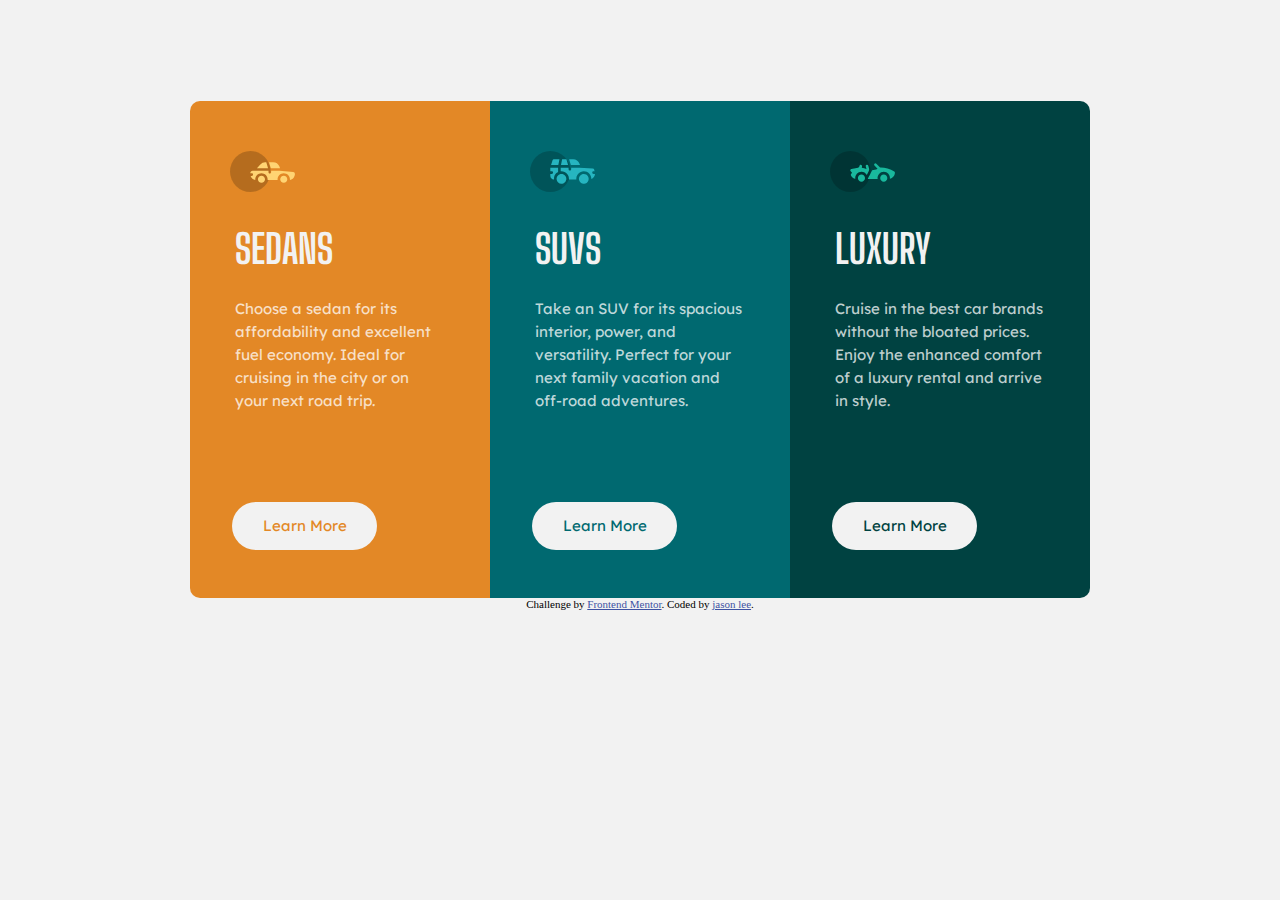
<file: 3-column-preview-card-component-main/index.html>
<!DOCTYPE html>
<html lang="en">
<head>
  <meta charset="UTF-8">
  <meta name="viewport" content="width=device-width, initial-scale=1.0"> <!-- displays site properly based on user's device -->

  <link rel="icon" type="image/png" sizes="32x32" href="./images/favicon-32x32.png">
  
  <title>Frontend Mentor | 3-column preview card component</title>

  <!-- Feel free to remove these styles or customise in your own stylesheet 👍 -->
  <link rel="preconnect" href="https://fonts.googleapis.com">
  <link rel="preconnect" href="https://fonts.gstatic.com" crossorigin>
  <link href="https://fonts.googleapis.com/css2?family=Big+Shoulders+Display:wght@700&family=Lexend+Deca&display=swap" rel="stylesheet">
  <link rel="stylesheet" href="css/index.css"/>
</head>
<body>
  <main>
    <div class="panels">
      <section class="panel sedan">
        <img src="images/icon-sedans.svg" alt="sedan icon"/>
        <h1>SEDANS</h1>
        <p>Choose a sedan for its affordability and excellent fuel economy. Ideal for cruising in the city or on your next road trip.</p>
        <button type="button" class="learnMore">Learn More</button>
      </section>
      <section class="panel suv">
        <img src="images/icon-suvs.svg" alt="suv icon"/>
        <h1>SUVS</h1>
        <p>Take an SUV for its spacious interior, power, and versatility. Perfect for your next family vacation and off-road adventures.</p>
        <button type="button" class="learnMore">Learn More</button>
      </section>
      <section class="panel luxury">
        <img src="images/icon-luxury.svg" alt="luxury icon"/>
        <h1>LUXURY</h1>
        <p>Cruise in the best car brands without the bloated prices. Enjoy the enhanced comfort of a luxury rental and arrive in style.</p>
        <button type="button" class="learnMore">Learn More</button>
      </section>
    </div>
    <div class="attribution">
      Challenge by <a href="https://www.frontendmentor.io?ref=challenge" target="_blank">Frontend Mentor</a>. 
      Coded by <a href="#">jason lee</a>.
    </div>
  </main>
  
</body>
</html>
</file>
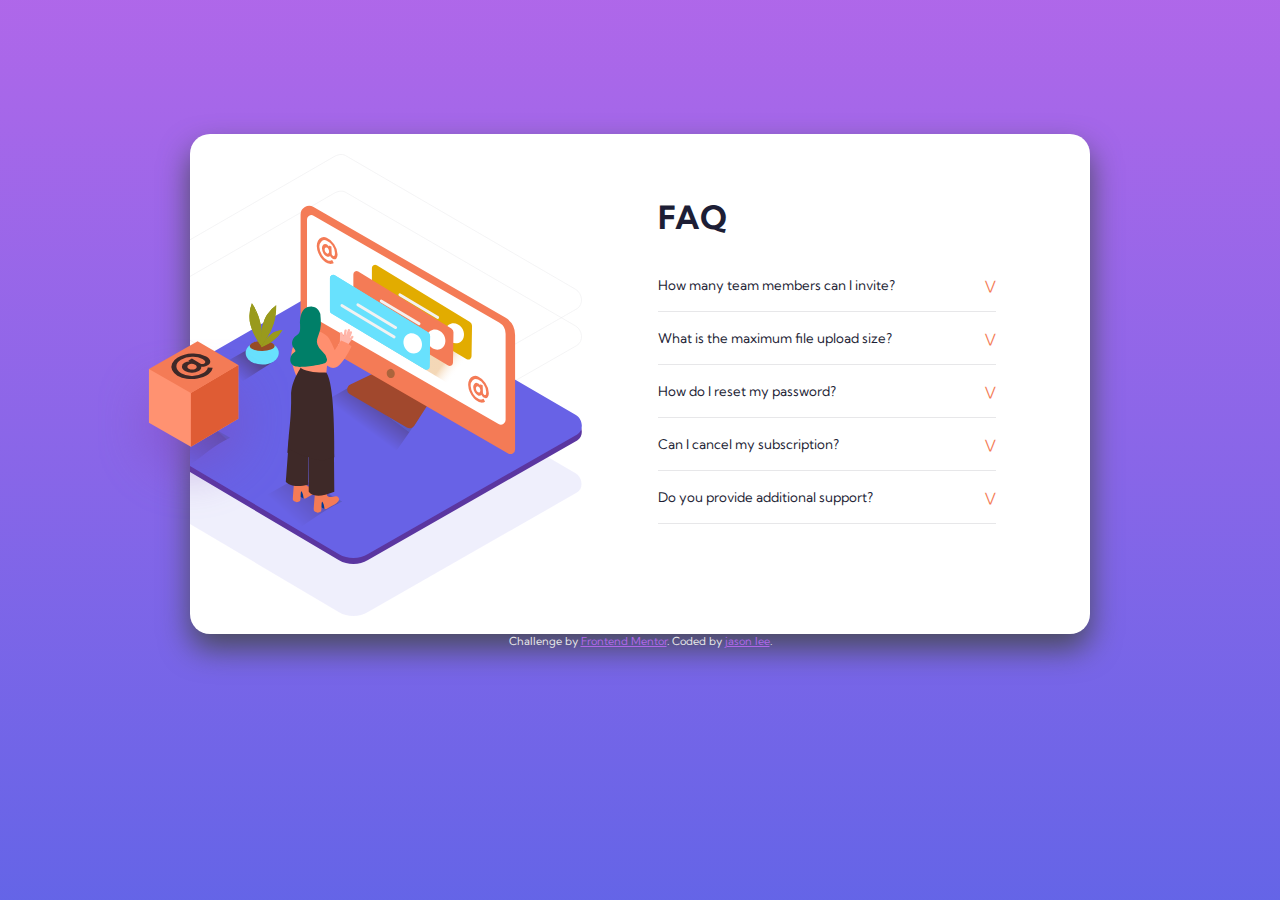
<file: faq-accordion-card-main/index.html>
<!DOCTYPE html>
<html lang="en">
<head>
  <meta charset="UTF-8">
  <meta name="viewport" content="width=device-width, initial-scale=1.0"> <!-- displays site properly based on user's device -->

  <link rel="icon" type="image/png" sizes="32x32" href="./images/favicon-32x32.png">
  
  <title>Frontend Mentor | FAQ Accordion Card</title>

  <!-- Feel free to remove these styles or customise in your own stylesheet 👍 -->
  <link rel="preconnect" href="https://fonts.googleapis.com"> 
  <link rel="preconnect" href="https://fonts.gstatic.com" crossorigin> 
  <link href="https://fonts.googleapis.com/css2?family=Kumbh+Sans:wght@400;700&display=swap" rel="stylesheet">
  <link rel="stylesheet" href="index.css"/>
</head>
<body>
  <div class="faqBox">
    <img class="boxImg" src="images/illustration-box-desktop.svg" alt="illustrated 3d box"/>
    <img class="boxImgMobile" src="images/illustration-woman-online-mobile.svg" alt="girl stading in front of screen"/>
    <div class="questionList">
      <h1>FAQ</h1>
      <button class="accordion">How many team members can I invite?</button>
      <div class="panel">
        <p>You can invite up to 2 additional users on the Free plan. There is no limit on team members for the Premium plan.</p>
      </div>

      <button class="accordion">What is the maximum file upload size?</button>
      <div class="panel">
        <p>No more than 2GB. All files in your account must fit your allotted storage space.</p>
      </div>

      <button class="accordion">How do I reset my password?</button>
      <div class="panel">
        <p>Click “Forgot password” from the login page or “Change password” from your profile page. A reset link will be emailed to you.</p>
      </div>

      <button class="accordion">Can I cancel my subscription?</button>
      <div class="panel">
        <p>Yes! Send us a message and we'll process your request no questions asked.</p>
      </div>

      <button class="accordion">Do you provide additional support?</button>
      <div class="panel">
        <p>Chat and email support is available 24/7. Phone lines are open during normal business hours.</p>
      </div>
    </div>
  </div>

  <div class="attribution">
    Challenge by <a href="https://www.frontendmentor.io?ref=challenge" target="_blank">Frontend Mentor</a>. 
    Coded by <a href="#">jason lee</a>.
  </div>

  <script src="index.js"></script>
</body>
</html>
</file>
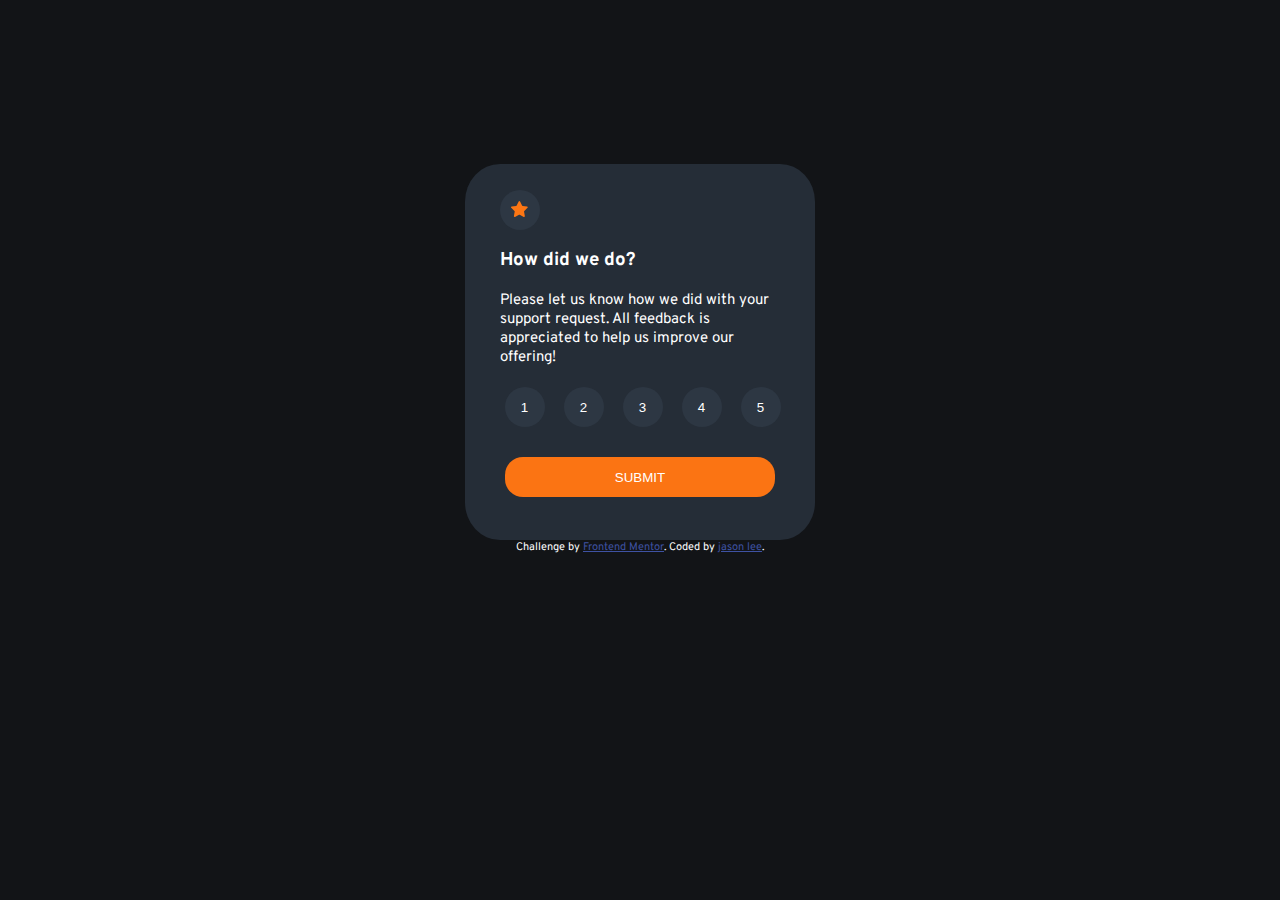
<file: interactive-rating-component-main/index.html>
<!DOCTYPE html>
<html lang="en">
<head>
  <meta charset="UTF-8">
  <meta name="viewport" content="width=device-width, initial-scale=1.0"> <!-- displays site properly based on user's device -->
  
  <link rel="icon" type="image/png" sizes="32x32" href="./images/favicon-32x32.png">

  <link rel="preconnect" href="https://fonts.googleapis.com"> 
  <link rel="preconnect" href="https://fonts.gstatic.com" crossorigin> 
  <link href="https://fonts.googleapis.com/css2?family=Overpass&display=swap" rel="stylesheet">
  <link rel="stylesheet" href="css/index.css">
  
  <title>Frontend Mentor | Interactive rating component</title>

</head>
<body>

  <!-- Rating state start -->

  <div class="rating-box" id="rating-box">
    <div class="star" id="star">
      <img src="images/icon-star.svg" alt="orange star" />
    </div>
    <h3 onclick="test()" id="header">How did we do?</h3>

    <p id="prompt">Please let us know how we did with your support request. All feedback is appreciated 
    to help us improve our offering!</p>

    <div class="rating-btns" id="rating-btns">
      <button type="button" id="one" onclick="changeRatingColor('hsl(25, 97%, 53%)', 'one')" onmouseup="revertColor('one')">1</button>
      <button type="button" id="two" onclick="changeRatingColor('hsl(25, 97%, 53%)', 'two')" onmouseup="revertColor('two')">2</button>
      <button type="button" id="three" onclick="changeRatingColor('hsl(25, 97%, 53%)', 'three')" onmouseup="revertColor('three')">3</button>
      <button type="button" id="four" onclick="changeRatingColor('hsl(25, 97%, 53%)', 'four')" onmouseup="revertColor('four')">4</button>
      <button type="button" id="five" onclick="changeRatingColor('hsl(25, 97%, 53%)', 'five')" onmouseup="revertColor('five')">5</button>
    </div>
  
    <div class="submit-btn" id="submit-btn">
      <button type="button" onclick="submitRating()" onmouseup="revertSubmit()" onmousedown="changeSubmit()" onmouseout="revertSubmit()">SUBMIT</button>
    </div>
  </div>

  <!-- Rating state end -->

  <div class="attribution">
      Challenge by <a href="https://www.frontendmentor.io?ref=challenge" target="_blank">Frontend Mentor</a>. 
      Coded by <a href="#">jason lee</a>.
  </div>

  <script src="js/index.js"></script>
</body>
</html>
</file>
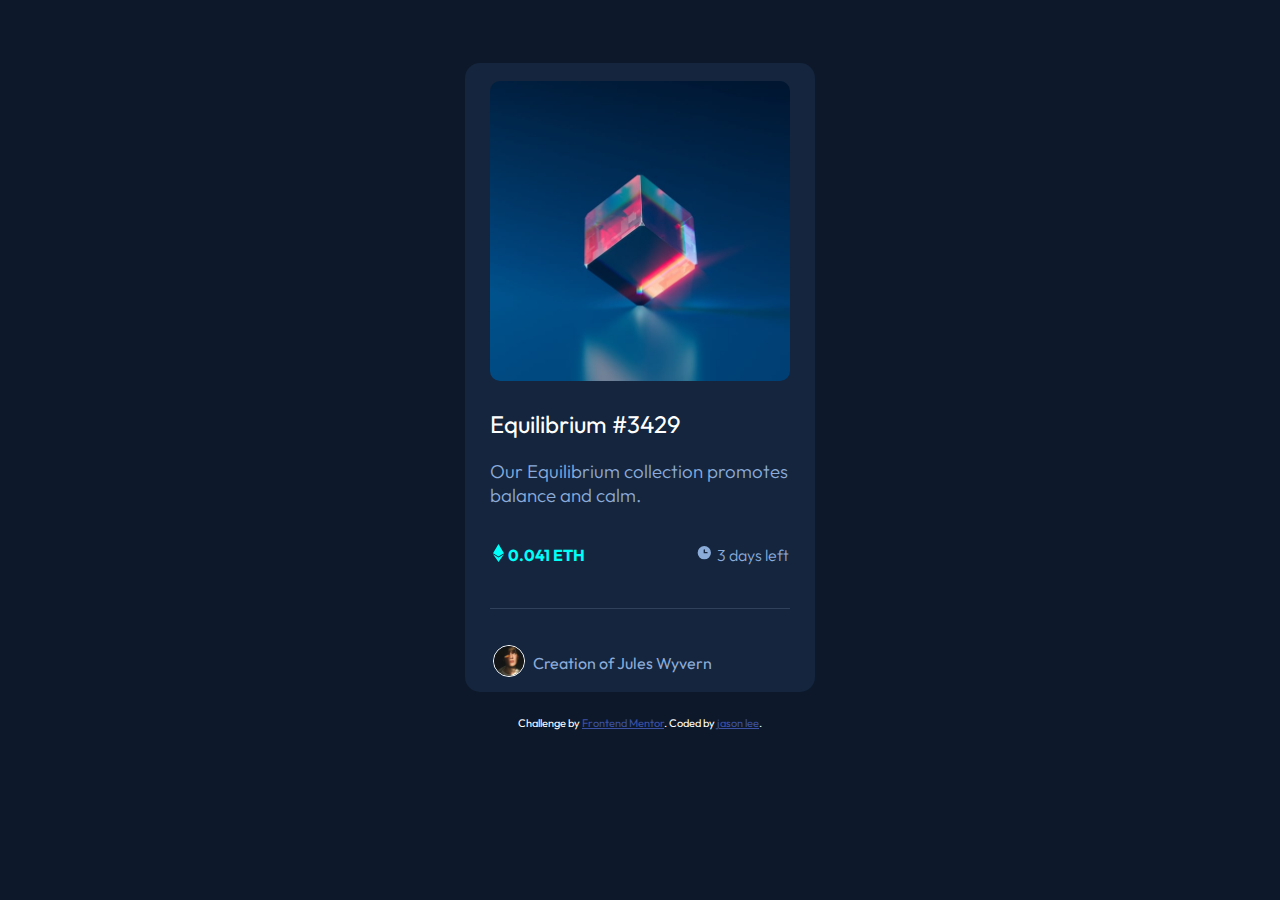
<file: nft-preview-card-component-main/index.html>
<!DOCTYPE html>
<html lang="en">
<head>
  <meta charset="UTF-8">
  <meta name="viewport" content="width=device-width, initial-scale=1.0"> <!-- displays site properly based on user's device -->

  <link rel="icon" type="image/png" sizes="32x32" href="./images/favicon-32x32.png">
  
  <title>Frontend Mentor | NFT preview card component</title>

  <!-- Feel free to remove these styles or customise in your own stylesheet 👍 -->
  <link rel="preconnect" href="https://fonts.googleapis.com"> 
  <link rel="preconnect" href="https://fonts.gstatic.com" crossorigin> 
  <link href="https://fonts.googleapis.com/css2?family=Outfit:wght@300;400;700&display=swap" rel="stylesheet">
  <style>
    .attribution { font-size: 11px; text-align: center; }
    .attribution a { color: hsl(228, 45%, 44%); }

    body {
      font-family: 'Outfit', sans-serif;
      background: hsl(217, 54%, 11%);
      color: white;
    }

    .nftBox {
      background: hsl(216, 50%, 16%);
      width: 350px;
      /* height: 600px; */
      margin: auto;
      border-radius: 15px;
      margin-top: 5%;
    }

    .nftImage {
      width: 350px;
      padding-top: 5%;
      display: inline-block;
      position: relative;
    }

    /* .nftImage #viewImg {
      display: none;
      position: absolute;
      top: 0;
      left: 0;
      z-index: 99;
      width: 50px;
      margin: auto;
      margin-top: 25px;
    } */
    .nftImage #viewImg {
      display: none;
      margin: auto;
      position: absolute;
      left: 7%;
      top: 5.5%;
      z-index: 99;
      background: hsl(178, 100%, 50%);
      padding: 127px 127px;
      border-radius: 12px;
      opacity: 45%;
    }

    .nftImage:hover #viewImg {
      display: block;
    }

    .nftImage #nftImg {
      width: 300px;
      display: block;
      margin: auto;
      /* margin-top: 25px; */
      border-radius: 10px;
    }

    

    .creatorInfo img {
      display: inline;
      width: 30px;
      border: 1px solid white;
      border-radius: 50%;
    }

    .nftDetails {
      margin: 7%;
    }

    .ndftDetails img {
      display: inline;
    }

    .nftDetails p {
      color: hsl(215, 51%, 70%);
      font-weight: 300;
    }

    .nftDetails h2 {
      font-weight: 400;
    }

    .nftDetails h2:hover {
      font-weight: 400;
      color: hsl(178, 100%, 50%);
    }

    #etherPrice {
      color: hsl(178, 100%, 50%);
      font-weight: 700;
      width: 100px;
    }

    #daysLeft {
      width: 100px;
    }

    .creatorInfo {
      width: 350px;
      margin: 7%;
      margin-bottom: 7%;
    }

    #clockImg {
      padding-left: 85px;
    }

    #creator {
      padding-left: 5px;
      color: hsl(215, 51%, 70%);
    }

    .line {
      background: hsl(215, 32%, 27%);
      width: 300px;
      height: 1px;
      margin: auto;
    }

    .nftDetails h3 {
      font-weight: 300;
      color: hsl(215, 51%, 70%);
    }

    #creatorName:hover {
      color: white;
    }

    

  </style>
</head>
<body>
  <div class="nftBox">
    <div class="nftImage">
      <div class="viewImageDiv">
      <img src="images/icon-view.svg" id="viewImg"/>
      </div>
      <img src="images/image-equilibrium.jpg" id="nftImg"/>  
    </div>
    <div class="nftDetails">
      <h2>Equilibrium #3429</h2>
      <h3>Our Equilibrium collection promotes balance and calm.</h3>
      <table>
        <tr>
         <td><img src='images/icon-ethereum.svg' alt="ethereum icon"/></td>
         <td><p id="etherPrice">0.041 ETH</p></td>
         <td id="clockImg"><img src='images/icon-clock.svg' alt="clock icon"/></td>
         <td><p id="daysLeft">3 days left</p></td>
        </tr>
      </table>
    </div>
    <div class="line"></div>
    <div class="creatorInfo">
      <table>
        <tr>
         <td><img src='images/image-avatar.png' alt="user profile picture icon"/></td>
         <td id="creator"><p>Creation of <span id="creatorName">Jules Wyvern</span></p></td>
        </tr>
      </table>
    </div>
  </div>

  <div class="attribution">
    Challenge by <a href="https://www.frontendmentor.io?ref=challenge" target="_blank">Frontend Mentor</a>. 
    Coded by <a href="#">jason lee</a>.
</body>
</html>
</file>
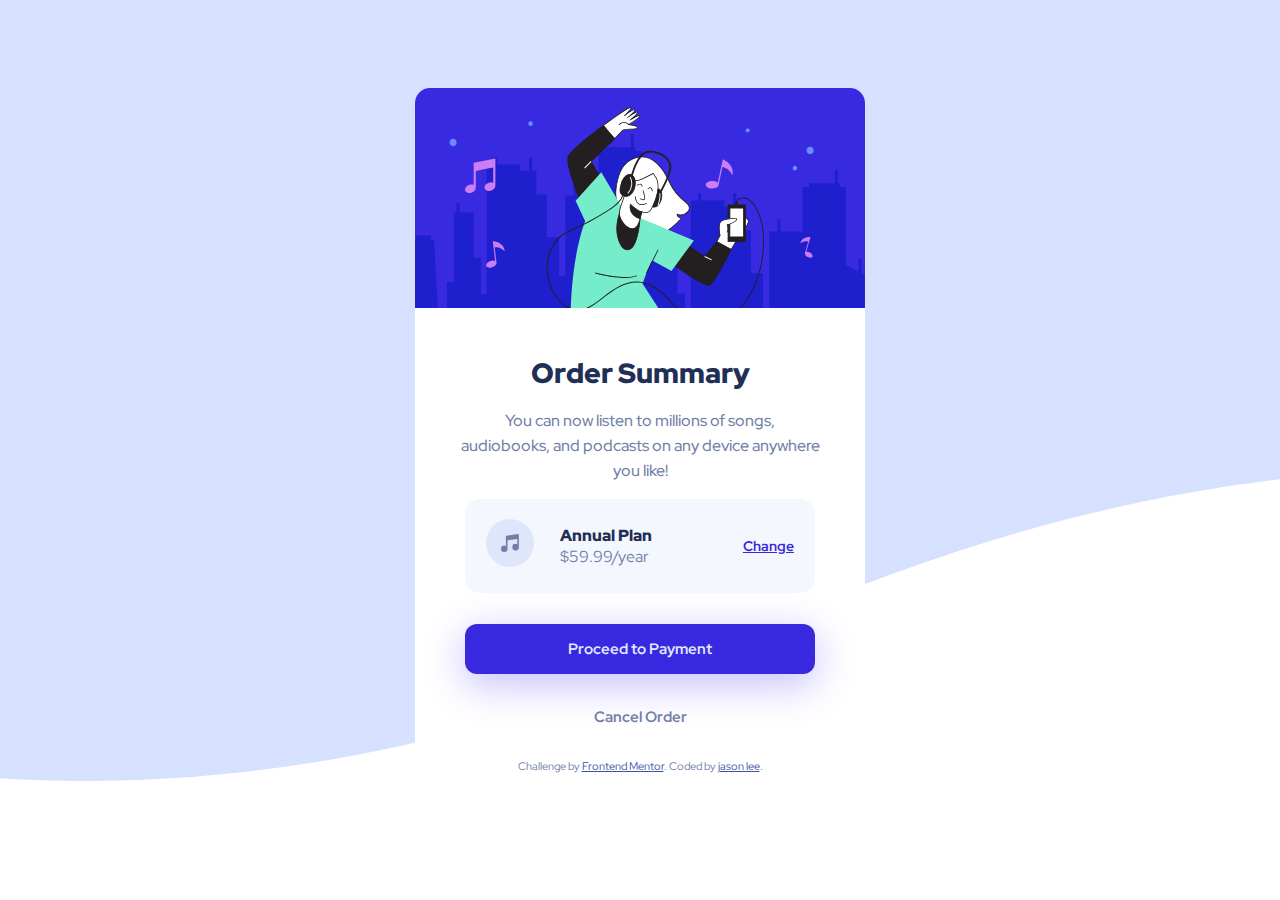
<file: order-summary-component-main/index.html>
<!DOCTYPE html>
<html lang="en">
<head>
  <meta charset="UTF-8">
  <meta name="viewport" content="width=device-width, initial-scale=1.0"> <!-- displays site properly based on user's device -->

  <link rel="icon" type="image/png" sizes="32x32" href="./images/favicon-32x32.png">
  
  <title>Frontend Mentor | Order summary card</title>

  <!-- Feel free to remove these styles or customise in your own stylesheet 👍 -->
  <link rel="preconnect" href="https://fonts.googleapis.com">
  <link rel="preconnect" href="https://fonts.gstatic.com" crossorigin>
  <link href="https://fonts.googleapis.com/css2?family=Red+Hat+Display:wght@500;700;900&display=swap" rel="stylesheet">
  <link rel="stylesheet" href="css/index.css"/>
</head>
<body>

  <div class="orderSummaryMain">
    <div class="orderSummaryHeader">
      <img src="images/illustration-hero.svg" alt="girl dancing to music"/>
    </div>
    <div class="orderSummaryTitle">
      Order Summary
    </div>
    <div class="orderSummaryBlurb">
      <p>You can now listen to millions of songs, audiobooks, and podcasts on any device anywhere you like!</p>
    </div>
    <div class="orderPlan">
      <table>
        <tr>
          <td id="orderPlanIcon"><img src="images/icon-music.svg" alt="music note icon"/></td>
          <td>
            <span id="orderPlanName">Annual Plan</span>
            <br/>
            $59.99/year
          </td>
          <td id="orderChange">Change</td>
        </tr>
      </table>
    </div>
    <div class="submitButton">
      <button type="button">Proceed to Payment</button>
    </div>
    <div class="cancelButton">
      <button type="button">Cancel Order</button>
    </div>
  </div>
  <div class="attribution">
    Challenge by <a href="https://www.frontendmentor.io?ref=challenge" target="_blank">Frontend Mentor</a>. 
    Coded by <a href="#">jason lee</a>.
  </div>
</body>
</html>
</file>
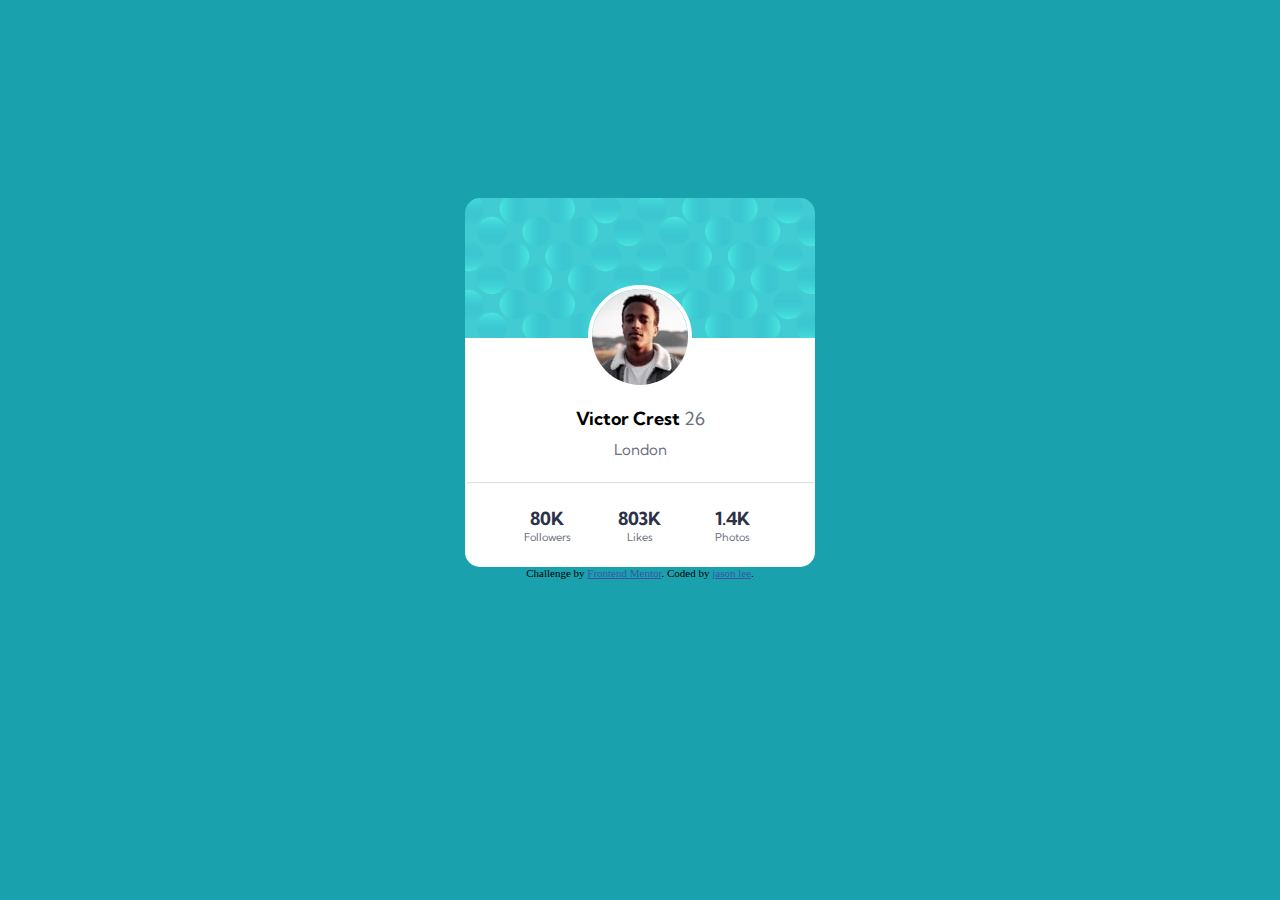
<file: profile-card-component-main/index.html>
<!DOCTYPE html>
<html lang="en">
<head>
  <meta charset="UTF-8">
  <meta name="viewport" content="width=device-width, initial-scale=1.0"> <!-- displays site properly based on user's device -->

  <link rel="icon" type="image/png" sizes="32x32" href="./images/favicon-32x32.png">
  
  <title>Frontend Mentor | Profile card component</title>

  <!-- Feel free to remove these styles or customise in your own stylesheet 👍 -->
  <link rel="preconnect" href="https://fonts.googleapis.com"> 
  <link rel="preconnect" href="https://fonts.gstatic.com" crossorigin> 
  <link href="https://fonts.googleapis.com/css2?family=Kumbh+Sans:wght@400;700&display=swap" rel="stylesheet">
  <link rel="stylesheet" href="index.css"/>
</head>
<body>
  <main class="profileCard">
    <img src="images/image-victor.jpg" src="profile picture of victor" class="profilePic"/>
    <h3 class="userName">Victor Crest <span class="highlighted">26</span></h3>
    <p class="highlighted location">London</p>
    <hr>
    <table class="userStats">
      <tr>
        <td>
          <span class="headers">80K</span><br/>Followers
        </td>
        <td>
          <span class="headers">803K</span><br/>Likes
        </td>
        <td>
          <span class="headers">1.4K</span><br/>Photos
        </td>
      </tr>
    </table>
  </main>
  <div class="attribution">
    Challenge by <a href="https://www.frontendmentor.io?ref=challenge" target="_blank">Frontend Mentor</a>. 
    Coded by <a href="#">jason lee</a>.
  </div>
</body>
</html>
</file>
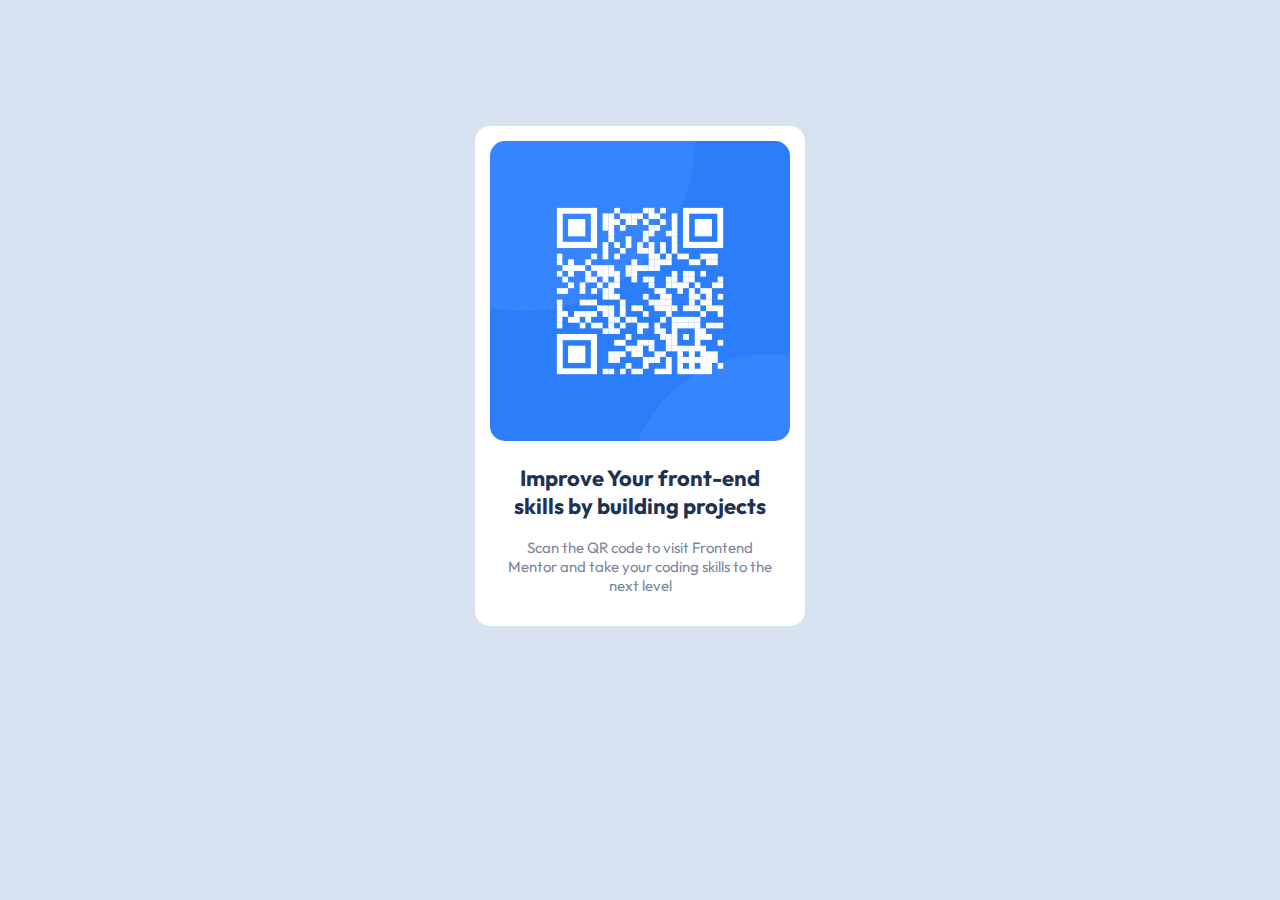
<file: qr-code-component-main/index.html>
<!DOCTYPE html>
<html lang="en">
<head>
  <meta charset="UTF-8">
  <meta name="viewport" content="width=device-width, initial-scale=1.0"> <!-- displays site properly based on user's device -->

  <link rel="icon" type="images/png" sizes="32x32" href="./images/favicon-32x32.png">
  
  <title>Frontend Mentor | QR code component</title>

  <link rel="preconnect" href="https://fonts.googleapis.com">
  <link rel="preconnect" href="https://fonts.gstatic.com" crossorigin>
  <link href="https://fonts.googleapis.com/css2?family=Outfit:wght@400;700&display=swap" rel="stylesheet">

  <!-- Feel free to remove these styles or customise in your own stylesheet 👍 -->
  <style>
    body {
      background: hsl(212, 45%, 89%);
      font-family: 'Outfit', sans-serif;
    }

    body p {
      font-size: 15px;
      text-align: center;
      color: hsl(220, 15%, 55%);
      margin-left: 10%;
      margin-right: 10%;
    }

    body h2 {
      text-align: center;
      font-size: 22px;
      color: hsl(218, 44%, 22%);
      margin-left: 10%;
      margin-right: 10%;
    }

    .qrBox {
      background: white;
      border-radius: 15px;
      width: 330px;
      height: 500px;
      margin: auto;
      margin-top: 10%;
    }

    body img {
      width: 300px;
      border-radius: 15px;
      margin-left: 15px;
      margin-top: 15px;
    }
  </style>
</head>
<body>
  <div class="qrBox">
    <img src="images/image-qr-code.png" alt="qr code"/>
    <h2>Improve Your front-end skills by building projects</h2>
    <p>Scan the QR code to visit Frontend Mentor and take your coding skills to the next level</p>
  </div>
</body>
</html>
</file>
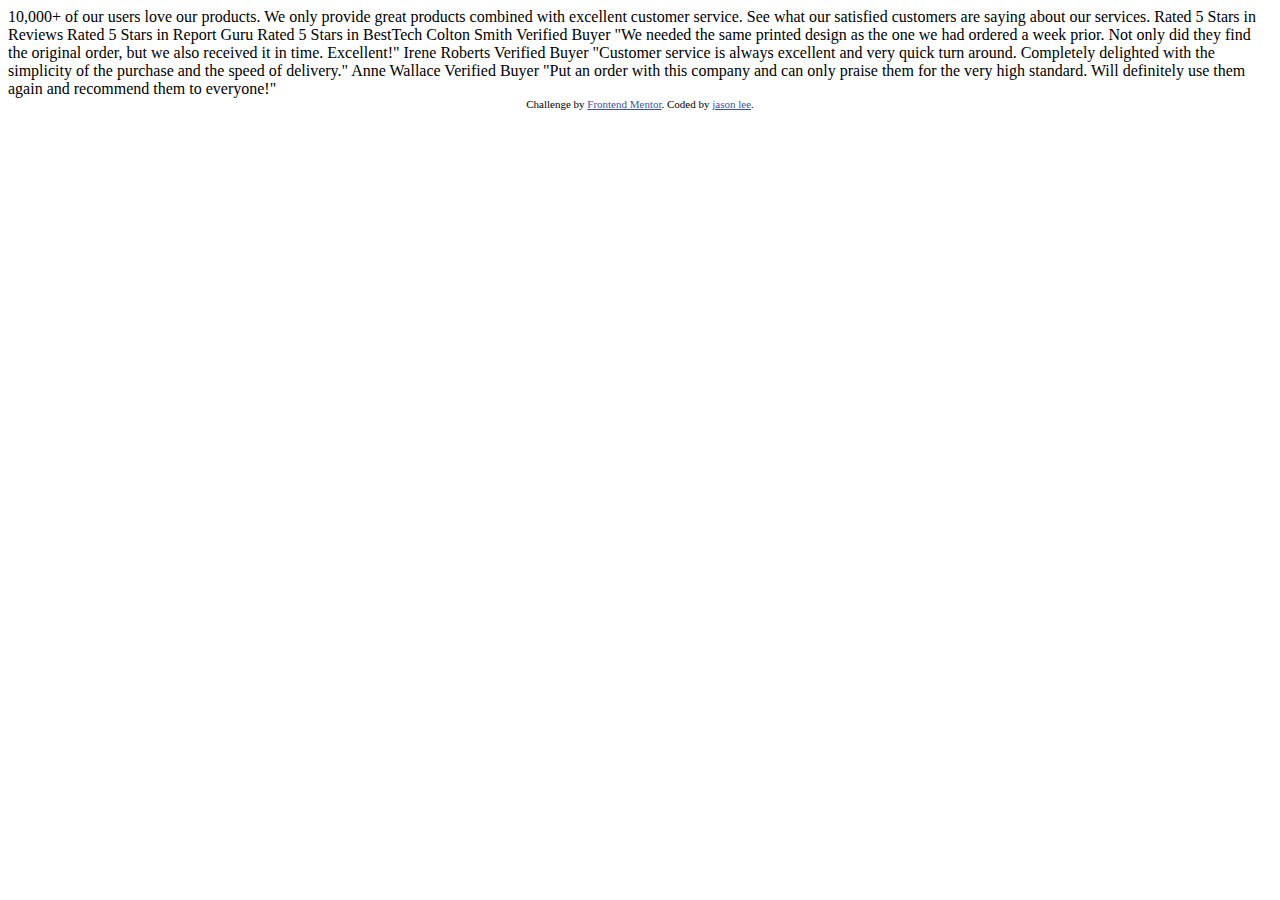
<file: social-proof-section-master/index.html>
<!DOCTYPE html>
<html lang="en">
  <head>
    <meta charset="UTF-8" />
    <meta name="viewport" content="width=device-width, initial-scale=1.0" />
    <!-- displays site properly based on user's device -->

    <link
      rel="icon"
      type="image/png"
      sizes="32x32"
      href="./images/favicon-32x32.png"
    />

    <title>Frontend Mentor | Social proof section</title>

    <!-- Feel free to remove these styles or customise in your own stylesheet 👍 -->
    <style>
      .attribution {
        font-size: 11px;
        text-align: center;
      }
      .attribution a {
        color: hsl(228, 45%, 44%);
      }
    </style>
  </head>
  <body>
    10,000+ of our users love our products.

    We only provide great products combined with excellent customer service.
    See what our satisfied customers are saying about our services.
    
    Rated 5 Stars in Reviews
    Rated 5 Stars in Report Guru
    Rated 5 Stars in BestTech
    
    Colton Smith 
    Verified Buyer
    "We needed the same printed design as the one we had ordered a week prior.
    Not only did they find the original order, but we also received it in time.
    Excellent!"
    
    Irene Roberts 
    Verified Buyer
    "Customer service is always excellent and very quick turn around. Completely
    delighted with the simplicity of the purchase and the speed of delivery."
    
    Anne Wallace 
    Verified Buyer
    "Put an order with this company and can only praise them for the very high
    standard. Will definitely use them again and recommend them to everyone!"

    <div class="attribution">
      Challenge by
      <a href="https://www.frontendmentor.io?ref=challenge" target="_blank"
        >Frontend Mentor</a>. Coded by <a href="#">jason lee</a>.
    </div>
  </body>
</html>
</file>
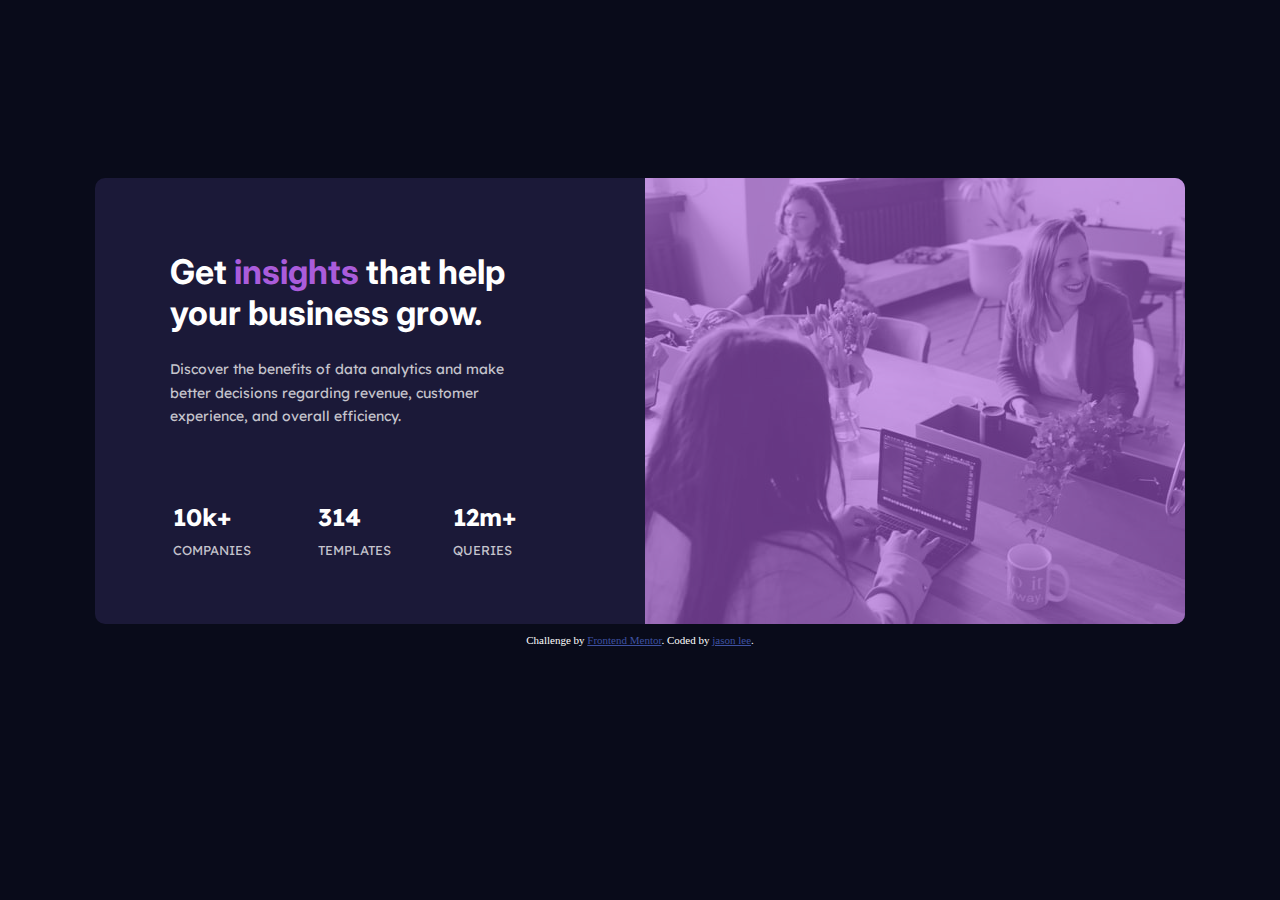
<file: stats-preview-card-component-main/index.html>
<!DOCTYPE html>
<html lang="en">
<head>
  <meta charset="UTF-8">
  <meta name="viewport" content="width=device-width, initial-scale=1.0"> <!-- displays site properly based on user's device -->

  <link rel="icon" type="image/png" sizes="32x32" href="./images/favicon-32x32.png">
  
  <title>Frontend Mentor | Stats preview card component</title>

  <!-- Feel free to remove these styles or customise in your own stylesheet 👍 -->
  <link rel="preconnect" href="https://fonts.googleapis.com">
  <link rel="preconnect" href="https://fonts.gstatic.com" crossorigin>
  <link href="https://fonts.googleapis.com/css2?family=Inter:wght@400;700&family=Lexend+Deca&display=swap" rel="stylesheet">
  <link rel="stylesheet" href="css/index.css"/>
</head>
<body>
  
  <main>
    <div class="previewCard">
      <div class="stats">
        <h1 class="header">Get <span class="accent">insights</span> that help your business grow.</h1>

        <p class="summary">Discover the benefits of data analytics and make better decisions regarding revenue, customer experience, and overall efficiency.</p>

        <table class="statDetails">
          <tr>
            <td>
              <h2>10k+</h2><p>COMPANIES</p>
            </td>
            <td>
              <h2>314</h2><p>TEMPLATES</p>
            </td>
            <td>
              <h2>12m+</h2><p>QUERIES</p>
            </td>
          </tr>
        </table>
      </div>
      <div class="headerImage">
        <img src="images/image-header-desktop.jpg" alt="three women sitting at a conference table"/>
      </div>
    </div>

    <div class="attribution">
      Challenge by <a href="https://www.frontendmentor.io?ref=challenge" target="_blank">Frontend Mentor</a>. 
      Coded by <a href="#">jason lee</a>.
    </div>
  </main>
</body>
</html>
</file>
<file: 3-column-preview-card-component-main/css/index.css>
@media (max-width: 500px) {
    .panels {
        flex-direction: column;
    }

    .sedan {
        border-top-right-radius: 10px;
    }

    .luxury {
        border-bottom-left-radius: 10px;
    }
}

@media (min-width: 501px) {
    .panels {
        flex-direction: row;
        border-radius: 0px;
    }

    .sedan {
        border-bottom-left-radius: 10px;
    }

    .luxury {
        border-top-right-radius: 10px;
    }
}

.attribution { font-size: 11px; text-align: center; }
.attribution a { color: hsl(228, 45%, 44%); }

body {
    background: hsl(0, 0%, 95%);
    max-width: 1440px;
}

main {
    display: flex;
    flex-direction: column;
    align-items: center;
    justify-content: center;
    margin-top: 8%;
}

.panels {
    display: flex;
}

.panel {
    width: 300px;
    font-family: 'Big Shoulders Display', cursive;
}

.panel > * {
    width: 210px;
    margin: auto;
}

.panel img {
    width: 65px;
    margin-top: 50px;
    margin-left: 40px;
    margin-bottom: 30px;
}

.panel h1 {
    font-size: 40px;
    color: hsl(0, 0%, 95%);
    margin-bottom: 8%;
}

.panel p  {
    font-family: 'Lexend Deca', sans-serif;
    font-size: 15px;
    color: hsla(0, 0%, 100%, 0.75);
    line-height: 23px;
    margin-bottom: 30%;
}

.sedan {
    background: hsl(31, 77%, 52%);
    border-top-left-radius: 10px;
}

.suv {
    background: hsl(184, 100%, 22%);
}

.luxury {
    background: hsl(179, 100%, 13%);
    border-bottom-right-radius: 10px;
}

.learnMore {
    border-radius: 100px;
    font-family: 'Lexend Deca', sans-serif;
    background: hsl(0, 0%, 95%);
    border-style: none;
    font-size: 15px;
    height: 48px;
    width: 145px;
    margin-left: 14%;
    margin-bottom: 16%;
}

.sedan button {
    color: hsl(31, 77%, 52%);
}

.suv button {
    color: hsl(184, 100%, 22%);
}

.luxury button {
    color: hsl(179, 100%, 13%);
}

.sedan button:hover {
    background: transparent;
    color: hsl(0, 0%, 95%);
    border: 2px solid hsl(0, 0%, 95%);
}

.suv button:hover {
    background: transparent;
    color: hsl(0, 0%, 95%);
    border: 2px solid hsl(0, 0%, 95%);
}

.luxury button:hover {
    background: transparent;
    color: hsl(0, 0%, 95%);
    border: 2px solid hsl(0, 0%, 95%);
}



/* font-family: 'Big Shoulders Display', cursive;
font-family: 'Lexend Deca', sans-serif; */
</file>
<file: faq-accordion-card-main/index.css>
/* @media (max-width: 480px) {
    :root {
        --size-divisor: 2;
    }
}
@media (max-width: 768px) {
    :root {
        --size-divisor: 1.5;
    }
}
@media (max-width: 1024px) {
    :root {
        --size-divisor: 1;
    }
}
@media (max-width: 1200px) {
    :root {
        --size-divisor: .67;
    }
} */
@media (max-width: 599px) {
    .faqBox {
        background: url("images/bg-pattern-mobile.svg") white;
        background-repeat: no-repeat;
        /* height: 500px; */
        width: 340px;
        /* width: calc(900px / var(--size-divisor)); */
        border-radius: 20px;
        background-position: top;
        margin-top: 40%;
        box-shadow: 0px 15px 30px hsl(237, 12%, 33%);
    }

    .boxImg {
        display: none;
    }

    .boxImgMobile {
        margin-left: 45px;
        margin-top: -114px;
        /* position: fixed; */
        width: 250px;
    }

    .questionList {
        margin-top: 10%;
        margin-bottom: 12%;
        display: flex;
        flex-direction: column;
        align-items: center;
    }

    /* Style the buttons that are used to open and close the accordion panel */
    .accordion {
        background-color: white;
        color: hsl(238, 29%, 16%);
        cursor: pointer;
        padding: 18px;
        width: 75%;
        text-align: left;
        border: none;
        outline: none;
        transition: 0.4s;
        font-family: 'Kumbh Sans', sans-serif;
        border-bottom: 1px solid hsl(240, 5%, 91%);
        padding-left: 0px;
        padding-right: 0px;
        /* font-size: calc(13px / var(--size-divisor)); */
    }

    .questionList h1 {
        text-align: center;
    }
}
@media (min-width: 600px) {
    .faqBox {
        background: url('images/illustration-woman-online-desktop.svg'), url('images/bg-pattern-desktop.svg') white;
        background-repeat: no-repeat;
        background-size: auto, 472px;
        height: 500px;
        width: 900px;
        /* width: calc(900px / var(--size-divisor)); */
        border-radius: 20px;
        background-position: -80px, -80px;
        margin-top: 10%;
        box-shadow: 0px 15px 30px hsl(237, 12%, 33%);
    }

    .boxImg {
        margin-left: -92px;
        margin-top: 205px;
        position: fixed;
    }

    .boxImgMobile {
        display: none;
    }

    .questionList {
        width: 50%;
        margin-left: 52%;
        margin-top: 7%;
    }

    /* Style the buttons that are used to open and close the accordion panel */
    .accordion {
        background-color: white;
        color: hsl(238, 29%, 16%);
        cursor: pointer;
        padding: 18px;
        width: 75%;
        text-align: left;
        border: none;
        outline: none;
        transition: 0.4s;
        font-family: 'Kumbh Sans', sans-serif;
        border-bottom: 1px solid hsl(240, 5%, 91%);
        padding-left: 0px;
        padding-right: 0px;
        /* font-size: calc(13px / var(--size-divisor)); */
    }
}


/* default css rules */
.attribution {
    font-size: 11px;
    text-align: center;
    color: hsl(240, 5%, 91%);
}
.attribution a {
    color: hsl(273, 75%, 66%);
}

html {
    background-image: linear-gradient(hsl(273, 75%, 66%), hsl(240, 73%, 65%));
    background-repeat: no-repeat;
    width: 100%;
    height: 100%;
}

body {
    font-family: 'Kumbh Sans', sans-serif;
    display: flex;
    flex-direction: column;
    align-items: center;
}

/* Add a background color to the button if it is clicked on (add the .active class with JS), and when you move the mouse over it (hover) */
.accordion:hover {
color: hsl(14, 88%, 65%);
}

/* .accordion:focus {
    border-bottom: none;
} */

.active {
    color: hsl(238, 29%, 16%);
    font-weight: 700;
}

/* Style the accordion panel. Note: hidden by default */
/* .panel {
    padding: 0 18px;
    background-color: white;
    display: none;
    overflow: hidden;
    border-bottom: 1px solid hsl(240, 5%, 91%);
} */

/* styling for the slide down menu */
.panel {
    /* padding: 0 18px;
    padding-left: 0; */
    background-color: white;
    color: hsl(240, 6%, 50%);
    max-height: 0;
    overflow: hidden;
    transition: max-height 0.2s ease-out;
    /* border-bottom: 1px solid hsl(240, 5%, 91%); */
    width: 70%;
    font-size: 12px;
}

.accordion:after {
    content: '\22C1'; /* Unicode character for "plus" sign (+) */
    font-size: 13px;
    /* font-size: calc(13px / var(--size-divisor)); */
    color: hsl(14, 88%, 65%);
    float: right;
    margin-left: 5px;
}

.active:after {
    content: "\22C0"; /* Unicode character for "minus" sign (-) */
}

.questionList h1 {
    color: hsl(238, 29%, 16%);
}
</file>
<file: interactive-rating-component-main/css/index.css>
.attribution {
    font-size: 11px;
    text-align: center;
}

.attribution a {
    color: hsl(228, 45%, 44%);
}

body {
    background: hsl(216, 12%, 8%);
    color: white;
    font-family: 'Overpass', sans-serif;
}

p {
    font-size: 15px;
    padding-left: 10%;
    padding-right: 10%;
}

h3 {
    padding-left: 10%;
    padding-right: 10%;
}

.rating-box {
    background: hsl(213, 19%, 18%);
    width: 350px;
    height: 350px;
    margin: auto;
    border-radius: 10%;
    margin-top: 13%;
    padding-top: 2%;
}

.rating-btns {
    padding-left: 7%;
    margin-top: 20px;
    margin-bottom: 30px;
}

.rating-btns button {
    text-align: center;
    border-radius: 50%;
    width: 40px;
    height: 40px;
    background: hsl(213, 20%, 22%);
    margin-left: 15px;
    border: none;
    color: white;
}

.submit-btn {
    text-align: center;
}

.submit-btn button {
    width: 270px;
    height: 40px;
    border-radius: 18px;
    background: hsl(25, 97%, 53%);
    color: white;
    border: none;
}

.star {
    background: hsl(213, 20%, 22%);
    border-radius: 50%;
    width: 40px;
    height: 40px;
    margin-left: 10%;
}

.star img {
    padding-left: 28%;
    padding-top: 28%;
}
</file>
<file: order-summary-component-main/css/index.css>
@media (min-width: 375px) {
    body {
        background-image: url("../images/pattern-background-mobile.svg");
        background-size: cover;
        background-repeat: no-repeat;
    }
}

@media (min-width: 1440px) {
    body {
        background-image: url("../images/pattern-background-desktop.svg");
        background-size: cover;
        background-repeat: no-repeat;
    }
}

body {
    font-family: 'Red Hat Display', sans-serif;
    color: hsl(224, 23%, 55%);
}

.orderSummaryMain {
    background: white;
    width: 450px;
    border-radius: 15px;
    margin: auto;
    margin-top: 7%;
}

.orderSummaryHeader img {
    border-top-left-radius: 15px;
    border-top-right-radius: 15px;
}

.orderSummaryTitle {
    font-weight: 900;
    font-size: 28px;
    text-align: center;
    color: hsl(223, 47%, 23%);
    margin-top: 9%;
}

.orderSummaryBlurb {
    font-size: 16px;
    text-align: center;
    margin-left: 10%;
    margin-right: 10%;
    color: hsl(224, 23%, 55%);
    font-weight: 500;
    line-height: 25px;
}

.orderPlan {
    background: hsl(225, 100%, 98%);
    border-radius: 15px;
    width: 350px;
    margin: auto;
}

.orderPlan table {
    width: 350px;
    padding-left: 5%;
    padding-right: 5%;
    padding-top: 5%;
    padding-bottom: 5%;
}

#orderPlanIcon {
    width: 70px;
}

#orderPlanName {
    font-weight: 900;
    color: hsl(223, 47%, 23%);
}

#orderChange {
    font-weight: 700;
    font-size: 14px;
    text-align: left;
    color: hsl(245, 75%, 52%);
    padding-left: 10%;
    text-decoration: underline;
}

#orderChange:hover {
    color: hsl(245, 60%, 58%);
}

.submitButton {
    text-align: center;
    margin-top: 7%;
    margin-bottom: 7%;
}

.submitButton button {
    width: 350px;
    height: 50px;
    background: hsl(245, 75%, 52%);
    color: hsl(225, 100%, 94%);
    border-style: none;
    border-radius: 12px;
    font-family: 'Red Hat Display', sans-serif;
    font-size: 15px;
    font-weight: 700;
    box-shadow: 0px 10px 40px 1px hsl(246, 91%, 87%);
}

.submitButton button:hover {
    background: hsl(245, 60%, 58%);
}

.cancelButton {
    text-align: center;
    padding-bottom: 7%;
}

.cancelButton button {
    font-family: 'Red Hat Display', sans-serif;
    font-size: 15px;
    font-weight: 700;
    background: none;
    border-style: none;
    color: hsl(224, 23%, 55%);
}

.cancelButton button:hover {
    color: hsl(223, 47%, 23%);
}


.attribution { 
    font-size: 11px; 
    text-align: center; 
}

.attribution a { 
    color: hsl(228, 45%, 44%); 
}
</file>
<file: profile-card-component-main/index.css>
.attribution {
    font-size: 11px;
    text-align: center;
    width: 350px;
}
.attribution a {
    color: hsl(228, 45%, 44%);
}

body {
    background: hsl(185, 75%, 39%);
    display: flex;
    flex-direction: column;
    justify-content: center;
    align-items: center;
}

.profileCard {
    background: url('images/bg-pattern-card.svg') white;
    border-radius: 15px;
    background-position: top;
    background-repeat: no-repeat;
    width: 350px;
    font-family: 'Kumbh Sans', sans-serif;
    display: flex;
    flex-direction: column;
    justify-content: center;
    align-items: center;
    margin-top: 15%;
}

.profilePic {
    border-radius: 50%;
    border: 4px solid white;
    align-self: center;
    margin-top: 25%;
}

.userName{
    font-size: 18px;
    margin-bottom: 0px;
}

.highlighted {
    color: hsl(227, 10%, 46%);
    font-weight: 400;
}

.location {
    font-size: 15px;
    margin-top: 10px;
}

.userStats {
    width: 280px;
    text-align: center;
    color: hsl(227, 10%, 46%);
    font-size: 11px;
    margin-top: 12px;
    margin-bottom: 20px;
    table-layout: fixed;
}

.headers {
    font-size: 18px;
    font-weight: 700;
    color: hsl(229, 23%, 23%);
}

hr {
    width: 345px;
    opacity: 30%;
}
</file>
<file: stats-preview-card-component-main/css/index.css>
:root {
    --bigFontFamily: 'Inter', sans-serif;
    --smallFontFamily: 'Lexend Deca', sans-serif;
    --mainBgColor: hsl(233, 47%, 7%);
    --cardBgColor: hsl(244, 38%, 16%);
    --accentColor: hsl(277, 64%, 61%);
    --mainParaColor: hsla(0, 0%, 100%, 0.75);
    --statHeadingColor: hsla(0, 0%, 100%, 0.6);
}

@media (min-width: 375px) {
    .previewCard {
        flex-direction: column-reverse;
    }
}

@media (min-width: 1080px) {
    .previewCard {
        flex-direction: row;
    }
}


body {
    background: var(--mainBgColor);
    display: flex;
    justify-content: center;
    align-content: center;
    /* max-width: 1440px; */
    min-width: 375px;
}

.previewCard {
    background: var(--cardBgColor);
    font-family: var(--bigFontFamily);
    display: flex;
    border-radius: 10px;
    /* width: 800px; */
    margin-top: 170px;
}

.stats {
    width: 400px;
    margin-left: 75px;
    margin-right: 75px;
    display: flex;
    flex-direction: column;
    margin-top: auto;
    margin-bottom: auto;
}

.header {
    font-weight: 700;
    color: white;
    font-size: 34px;
    margin-bottom: 10px;
}

.previewCard p {
    color: var(--mainParaColor);
}

.summary {
    padding-right: 30px;
    font-family: var(--smallFontFamily);
    font-weight: 400;
    font-size: 14px;
    margin-top: 15px;
    margin-bottom: 50px;
    line-height: 1.7;
}

.stats h2 {
    font-family: var(--smallFontFamily);
    color: white;
    margin-bottom: 10px;
}

.statDetails p {
    font-size: 13px;
    font-family: var(--smallFontFamily);
    margin-top: 10px;
}

.headerImage {
    border-top-right-radius: 10px;
    border-bottom-right-radius: 10px;
    /* background: hsl(277, 66%, 52%); */
    background: var(--accentColor);
    height: 446px;
}

.headerImage img {
    border-top-right-radius: 10px;
    border-bottom-right-radius: 10px;
    opacity: 40%;
}

.accent {
    color: var(--accentColor);
}



.attribution {
    font-size: 11px; text-align: center;
    color: white;
    margin-top: 10px;
}
.attribution a {
    color: hsl(228, 45%, 44%);
}
</file>
